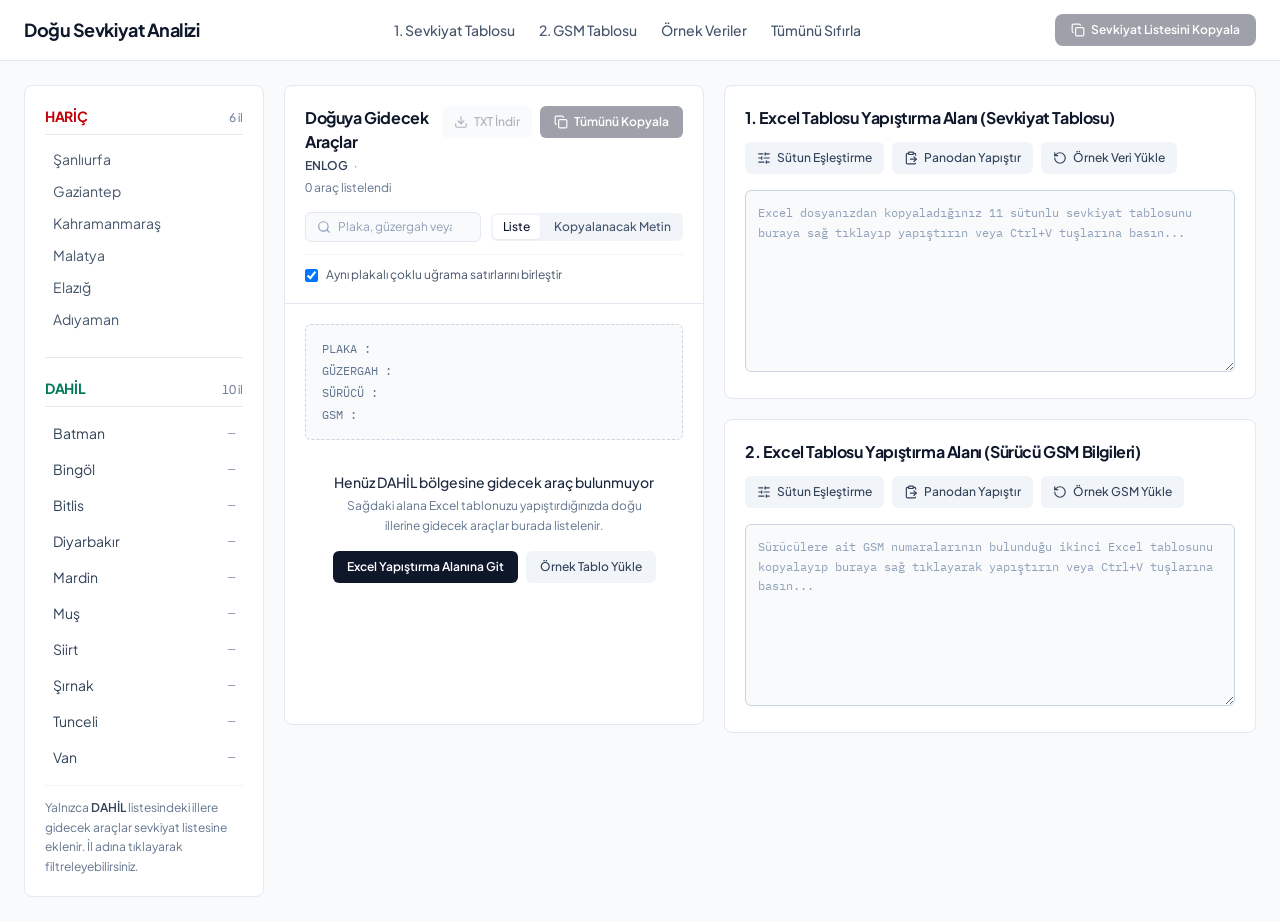
<file: docs/index.html>
<!doctype html>
<html lang="tr">
  <head>
    <meta charset="UTF-8" />
    <meta name="viewport" content="width=device-width, initial-scale=1.0" />
    <title>Doğu Sevkiyat Araç Analizi</title>
    <meta name="description" content="Excel sevkiyat tablolarından DAHİL ve HARİÇ il listelerine göre doğu güzergahına gidecek araçları otomatik ayrıştıran ve formatlayan web uygulaması." />
    <meta property="og:title" content="Doğu Sevkiyat Araç Analizi" />
    <meta property="og:description" content="Excel sevkiyat tablolarından DAHİL ve HARİÇ il listelerine göre doğu güzergahına gidecek araçları otomatik ayrıştıran ve formatlayan web uygulaması." />
    <meta property="og:type" content="website" />
    <meta name="twitter:card" content="summary_large_image" />
    <link rel="preconnect" href="https://fonts.googleapis.com" />
    <link rel="preconnect" href="https://fonts.gstatic.com" crossorigin />
    <link href="https://fonts.googleapis.com/css2?family=IBM+Plex+Mono:wght@400;500;600&family=Plus+Jakarta+Sans:wght@400;500;600;700&display=swap" rel="stylesheet" />
    <script type="module" crossorigin src="./assets/index-Dy9aMgM6.js"></script>
    <link rel="stylesheet" crossorigin href="./assets/index-BbIdiXE_.css">
  </head>
  <body class="bg-slate-50 text-slate-900 antialiased selection:bg-sky-100 selection:text-sky-900">
    <div id="root"></div>
  </body>
</html>
</file>
<file: docs/assets/index-BbIdiXE_.css>
/*! tailwindcss v4.3.3 | MIT License | https://tailwindcss.com */
@layer properties{@supports (((-webkit-hyphens:none)) and (not (margin-trim:inline))) or ((-moz-orient:inline) and (not (color:rgb(from red r g b)))){*,:before,:after,::backdrop{--tw-translate-x:0;--tw-translate-y:0;--tw-translate-z:0;--tw-rotate-x:initial;--tw-rotate-y:initial;--tw-rotate-z:initial;--tw-skew-x:initial;--tw-skew-y:initial;--tw-space-y-reverse:0;--tw-divide-y-reverse:0;--tw-border-style:solid;--tw-leading:initial;--tw-font-weight:initial;--tw-tracking:initial;--tw-ordinal:initial;--tw-slashed-zero:initial;--tw-numeric-figure:initial;--tw-numeric-spacing:initial;--tw-numeric-fraction:initial;--tw-shadow:0 0 #0000;--tw-shadow-color:initial;--tw-shadow-alpha:100%;--tw-inset-shadow:0 0 #0000;--tw-inset-shadow-color:initial;--tw-inset-shadow-alpha:100%;--tw-ring-color:initial;--tw-ring-shadow:0 0 #0000;--tw-inset-ring-color:initial;--tw-inset-ring-shadow:0 0 #0000;--tw-ring-inset:initial;--tw-ring-offset-width:0px;--tw-ring-offset-color:#fff;--tw-ring-offset-shadow:0 0 #0000;--tw-blur:initial;--tw-brightness:initial;--tw-contrast:initial;--tw-grayscale:initial;--tw-hue-rotate:initial;--tw-invert:initial;--tw-opacity:initial;--tw-saturate:initial;--tw-sepia:initial;--tw-drop-shadow:initial;--tw-drop-shadow-color:initial;--tw-drop-shadow-alpha:100%;--tw-drop-shadow-size:initial;--tw-duration:initial}}}@layer theme{:root,:host{--font-sans:"Plus Jakarta Sans", -apple-system, BlinkMacSystemFont, sans-serif;--font-mono:"IBM Plex Mono", ui-monospace, SFMono-Regular, monospace;--color-red-50:oklch(97.1% .013 17.38);--color-red-100:oklch(93.6% .032 17.717);--color-red-600:oklch(57.7% .245 27.325);--color-red-700:oklch(50.5% .213 27.518);--color-red-800:oklch(44.4% .177 26.899);--color-amber-50:oklch(98.7% .022 95.277);--color-amber-200:oklch(92.4% .12 95.746);--color-amber-800:oklch(47.3% .137 46.201);--color-emerald-50:oklch(97.9% .021 166.113);--color-emerald-400:oklch(76.5% .177 163.223);--color-emerald-600:oklch(59.6% .145 163.225);--color-emerald-700:oklch(50.8% .118 165.612);--color-emerald-800:oklch(43.2% .095 166.913);--color-sky-50:oklch(97.7% .013 236.62);--color-sky-100:oklch(95.1% .026 236.824);--color-sky-200:oklch(90.1% .058 230.902);--color-sky-600:oklch(58.8% .158 241.966);--color-sky-700:oklch(50% .134 242.749);--color-sky-900:oklch(39.1% .09 240.876);--color-slate-50:oklch(98.4% .003 247.858);--color-slate-100:oklch(96.8% .007 247.896);--color-slate-200:oklch(92.9% .013 255.508);--color-slate-300:oklch(86.9% .022 252.894);--color-slate-400:oklch(70.4% .04 256.788);--color-slate-500:oklch(55.4% .046 257.417);--color-slate-600:oklch(44.6% .043 257.281);--color-slate-700:oklch(37.2% .044 257.287);--color-slate-800:oklch(27.9% .041 260.031);--color-slate-900:oklch(20.8% .042 265.755);--color-white:#fff;--spacing:.25rem;--container-xs:20rem;--container-md:28rem;--text-xs:.75rem;--text-xs--line-height:calc(1 / .75);--text-sm:.875rem;--text-sm--line-height:calc(1.25 / .875);--text-base:1rem;--text-base--line-height:calc(1.5 / 1);--text-lg:1.125rem;--text-lg--line-height:calc(1.75 / 1.125);--font-weight-normal:400;--font-weight-medium:500;--font-weight-semibold:600;--font-weight-bold:700;--tracking-tight:-.025em;--leading-snug:1.375;--leading-relaxed:1.625;--radius-xs:.125rem;--radius-md:.375rem;--radius-lg:.5rem;--default-transition-duration:.15s;--default-transition-timing-function:cubic-bezier(.4, 0, .2, 1);--default-font-family:var(--font-sans);--default-mono-font-family:var(--font-mono)}}@layer base{*,:after,:before,::backdrop{box-sizing:border-box;border:0 solid;margin:0;padding:0}::file-selector-button{box-sizing:border-box;border:0 solid;margin:0;padding:0}html,:host{-webkit-text-size-adjust:100%;tab-size:4;line-height:1.5;font-family:var(--default-font-family,-apple-system, BlinkMacSystemFont, "Segoe UI", Roboto, "Helvetica Neue", "Noto Sans", Arial, sans-serif, "Apple Color Emoji", "Segoe UI Emoji", "Segoe UI Symbol", "Noto Color Emoji");font-feature-settings:var(--default-font-feature-settings,normal);font-variation-settings:var(--default-font-variation-settings,normal);-webkit-tap-highlight-color:transparent}hr{height:0;color:inherit;border-top-width:1px}abbr:where([title]){-webkit-text-decoration:underline dotted;text-decoration:underline dotted}h1,h2,h3,h4,h5,h6{font-size:inherit;font-weight:inherit}a{color:inherit;-webkit-text-decoration:inherit;-webkit-text-decoration:inherit;-webkit-text-decoration:inherit;-webkit-text-decoration:inherit;text-decoration:inherit}b,strong{font-weight:bolder}code,kbd,samp,pre{font-family:var(--default-mono-font-family,ui-monospace, SFMono-Regular, Menlo, Monaco, Consolas, "Liberation Mono", "Courier New", monospace);font-feature-settings:var(--default-mono-font-feature-settings,normal);font-variation-settings:var(--default-mono-font-variation-settings,normal);font-size:1em}small{font-size:80%}sub,sup{vertical-align:baseline;font-size:75%;line-height:0;position:relative}sub{bottom:-.25em}sup{top:-.5em}table{text-indent:0;border-color:inherit;border-collapse:collapse}:-moz-focusring:where(:not(iframe)){outline:auto}progress{vertical-align:baseline}summary{display:list-item}ol,ul,menu{list-style:none}img,svg,video,canvas,audio,iframe,embed,object{vertical-align:middle;display:block}img,video{max-width:100%;height:auto}button,input,select,optgroup,textarea{font:inherit;font-feature-settings:inherit;font-variation-settings:inherit;letter-spacing:inherit;color:inherit;opacity:1;background-color:#0000;border-radius:0}::file-selector-button{font:inherit;font-feature-settings:inherit;font-variation-settings:inherit;letter-spacing:inherit;color:inherit;opacity:1;background-color:#0000;border-radius:0}:where(select:is([multiple],[size])) optgroup{font-weight:bolder}:where(select:is([multiple],[size])) optgroup option{padding-inline-start:20px}::file-selector-button{margin-inline-end:4px}::placeholder{opacity:1}@supports (not ((-webkit-appearance:-apple-pay-button))) or (contain-intrinsic-size:1px){::placeholder{color:currentColor}@supports (color:color-mix(in lab, red, red)){::placeholder{color:color-mix(in oklab, currentcolor 50%, transparent)}}}textarea{resize:vertical}::-webkit-search-decoration{-webkit-appearance:none}::-webkit-date-and-time-value{min-height:1lh;text-align:inherit}::-webkit-datetime-edit{display:inline-flex}::-webkit-datetime-edit-fields-wrapper{padding:0}::-webkit-datetime-edit{padding-block:0}::-webkit-datetime-edit-year-field{padding-block:0}::-webkit-datetime-edit-month-field{padding-block:0}::-webkit-datetime-edit-day-field{padding-block:0}::-webkit-datetime-edit-hour-field{padding-block:0}::-webkit-datetime-edit-minute-field{padding-block:0}::-webkit-datetime-edit-second-field{padding-block:0}::-webkit-datetime-edit-millisecond-field{padding-block:0}::-webkit-datetime-edit-meridiem-field{padding-block:0}::-webkit-calendar-picker-indicator{line-height:1}:-moz-ui-invalid{box-shadow:none}button,input:where([type=button],[type=reset],[type=submit]){appearance:button}::file-selector-button{appearance:button}::-webkit-inner-spin-button{height:auto}::-webkit-outer-spin-button{height:auto}[hidden]:where(:not([hidden=until-found])){display:none!important}body{font-family:var(--font-sans);font-feature-settings:"cv02", "cv03", "cv04", "cv11"}}@layer components;@layer utilities{.pointer-events-none{pointer-events:none}.visible{visibility:visible}.sr-only{clip-path:inset(50%);white-space:nowrap;border-width:0;width:1px;height:1px;margin:-1px;padding:0;position:absolute;overflow:hidden}.absolute{position:absolute}.fixed{position:fixed}.relative{position:relative}.static{position:static}.sticky{position:sticky}.top-0{top:0}.top-1\/2{top:50%}.right-2{right:calc(var(--spacing) * 2)}.left-3{left:calc(var(--spacing) * 3)}.z-10{z-index:10}.z-20{z-index:20}.container{width:100%}@media (width>=40rem){.container{max-width:40rem}}@media (width>=48rem){.container{max-width:48rem}}@media (width>=64rem){.container{max-width:64rem}}@media (width>=80rem){.container{max-width:80rem}}@media (width>=96rem){.container{max-width:96rem}}.mx-auto{margin-inline:auto}.mt-1{margin-top:var(--spacing)}.mt-2\.5{margin-top:calc(var(--spacing) * 2.5)}.mt-3{margin-top:calc(var(--spacing) * 3)}.mt-3\.5{margin-top:calc(var(--spacing) * 3.5)}.mt-4{margin-top:calc(var(--spacing) * 4)}.mt-6{margin-top:calc(var(--spacing) * 6)}.mb-1{margin-bottom:var(--spacing)}.mb-1\.5{margin-bottom:calc(var(--spacing) * 1.5)}.mb-2\.5{margin-bottom:calc(var(--spacing) * 2.5)}.mb-3\.5{margin-bottom:calc(var(--spacing) * 3.5)}.ml-0\.5{margin-left:calc(var(--spacing) * .5)}.block{display:block}.flex{display:flex}.grid{display:grid}.hidden{display:none}.inline{display:inline}.inline-block{display:inline-block}.inline-flex{display:inline-flex}.table{display:table}.h-3{height:calc(var(--spacing) * 3)}.h-3\.5{height:calc(var(--spacing) * 3.5)}.h-full{height:100%}.max-h-\[300px\]{max-height:300px}.max-h-\[calc\(100vh-270px\)\]{max-height:calc(100vh - 270px)}.max-h-\[calc\(100vh-410px\)\]{max-height:calc(100vh - 410px)}.min-h-\[300px\]{min-height:300px}.min-h-\[380px\]{min-height:380px}.min-h-\[420px\]{min-height:420px}.min-h-screen{min-height:100vh}.w-3{width:calc(var(--spacing) * 3)}.w-3\.5{width:calc(var(--spacing) * 3.5)}.w-24{width:calc(var(--spacing) * 24)}.w-full{width:100%}.max-w-\[220px\]{max-width:220px}.max-w-\[1680px\]{max-width:1680px}.max-w-md{max-width:var(--container-md)}.max-w-xs{max-width:var(--container-xs)}.min-w-0{min-width:0}.flex-1{flex:1}.shrink-0{flex-shrink:0}.border-collapse{border-collapse:collapse}.-translate-y-1\/2{--tw-translate-y:calc(calc(1 / 2 * 100%) * -1);translate:var(--tw-translate-x) var(--tw-translate-y)}.transform{transform:var(--tw-rotate-x,) var(--tw-rotate-y,) var(--tw-rotate-z,) var(--tw-skew-x,) var(--tw-skew-y,)}.cursor-pointer{cursor:pointer}.resize{resize:both}.resize-y{resize:vertical}.grid-cols-1{grid-template-columns:repeat(1,minmax(0,1fr))}.flex-col{flex-direction:column}.flex-wrap{flex-wrap:wrap}.items-baseline{align-items:baseline}.items-center{align-items:center}.items-start{align-items:flex-start}.items-stretch{align-items:stretch}.justify-between{justify-content:space-between}.justify-center{justify-content:center}.gap-1{gap:var(--spacing)}.gap-1\.5{gap:calc(var(--spacing) * 1.5)}.gap-2{gap:calc(var(--spacing) * 2)}.gap-2\.5{gap:calc(var(--spacing) * 2.5)}.gap-3{gap:calc(var(--spacing) * 3)}.gap-5{gap:calc(var(--spacing) * 5)}.gap-6{gap:calc(var(--spacing) * 6)}.gap-8{gap:calc(var(--spacing) * 8)}:where(.space-y-1>:not(:last-child)){--tw-space-y-reverse:0;margin-block-start:calc(var(--spacing) * var(--tw-space-y-reverse));margin-block-end:calc(var(--spacing) * calc(1 - var(--tw-space-y-reverse)))}:where(.space-y-1\.5>:not(:last-child)){--tw-space-y-reverse:0;margin-block-start:calc(calc(var(--spacing) * 1.5) * var(--tw-space-y-reverse));margin-block-end:calc(calc(var(--spacing) * 1.5) * calc(1 - var(--tw-space-y-reverse)))}:where(.space-y-4>:not(:last-child)){--tw-space-y-reverse:0;margin-block-start:calc(calc(var(--spacing) * 4) * var(--tw-space-y-reverse));margin-block-end:calc(calc(var(--spacing) * 4) * calc(1 - var(--tw-space-y-reverse)))}:where(.divide-y>:not(:last-child)){--tw-divide-y-reverse:0;border-bottom-style:var(--tw-border-style);border-top-style:var(--tw-border-style);border-top-width:calc(1px * var(--tw-divide-y-reverse));border-bottom-width:calc(1px * calc(1 - var(--tw-divide-y-reverse)))}:where(.divide-slate-200>:not(:last-child)){border-color:var(--color-slate-200)}.truncate{text-overflow:ellipsis;white-space:nowrap;overflow:hidden}.overflow-x-auto{overflow-x:auto}.overflow-y-auto{overflow-y:auto}.rounded{border-radius:.25rem}.rounded-lg{border-radius:var(--radius-lg)}.rounded-md{border-radius:var(--radius-md)}.rounded-xs{border-radius:var(--radius-xs)}.border{border-style:var(--tw-border-style);border-width:1px}.border-t{border-top-style:var(--tw-border-style);border-top-width:1px}.border-r{border-right-style:var(--tw-border-style);border-right-width:1px}.border-b{border-bottom-style:var(--tw-border-style);border-bottom-width:1px}.border-dashed{--tw-border-style:dashed;border-style:dashed}.border-amber-200{border-color:var(--color-amber-200)}.border-sky-200{border-color:var(--color-sky-200)}.border-slate-100{border-color:var(--color-slate-100)}.border-slate-200{border-color:var(--color-slate-200)}.border-slate-300{border-color:var(--color-slate-300)}.border-transparent{border-color:#0000}.bg-amber-50{background-color:var(--color-amber-50)}.bg-emerald-50\/20{background-color:#ecfdf533}@supports (color:color-mix(in lab, red, red)){.bg-emerald-50\/20{background-color:color-mix(in oklab, var(--color-emerald-50) 20%, transparent)}}.bg-emerald-50\/25{background-color:#ecfdf540}@supports (color:color-mix(in lab, red, red)){.bg-emerald-50\/25{background-color:color-mix(in oklab, var(--color-emerald-50) 25%, transparent)}}.bg-red-50{background-color:var(--color-red-50)}.bg-sky-50{background-color:var(--color-sky-50)}.bg-sky-50\/80{background-color:#f0f9ffcc}@supports (color:color-mix(in lab, red, red)){.bg-sky-50\/80{background-color:color-mix(in oklab, var(--color-sky-50) 80%, transparent)}}.bg-slate-50{background-color:var(--color-slate-50)}.bg-slate-50\/60{background-color:#f8fafc99}@supports (color:color-mix(in lab, red, red)){.bg-slate-50\/60{background-color:color-mix(in oklab, var(--color-slate-50) 60%, transparent)}}.bg-slate-100{background-color:var(--color-slate-100)}.bg-slate-900{background-color:var(--color-slate-900)}.bg-transparent{background-color:#0000}.bg-white{background-color:var(--color-white)}.p-0\.5{padding:calc(var(--spacing) * .5)}.p-1{padding:var(--spacing)}.p-3{padding:calc(var(--spacing) * 3)}.p-3\.5{padding:calc(var(--spacing) * 3.5)}.p-4{padding:calc(var(--spacing) * 4)}.p-5{padding:calc(var(--spacing) * 5)}.px-1{padding-inline:var(--spacing)}.px-1\.5{padding-inline:calc(var(--spacing) * 1.5)}.px-2{padding-inline:calc(var(--spacing) * 2)}.px-2\.5{padding-inline:calc(var(--spacing) * 2.5)}.px-3{padding-inline:calc(var(--spacing) * 3)}.px-3\.5{padding-inline:calc(var(--spacing) * 3.5)}.px-4{padding-inline:calc(var(--spacing) * 4)}.px-6{padding-inline:calc(var(--spacing) * 6)}.py-0\.5{padding-block:calc(var(--spacing) * .5)}.py-1{padding-block:var(--spacing)}.py-1\.5{padding-block:calc(var(--spacing) * 1.5)}.py-2{padding-block:calc(var(--spacing) * 2)}.py-2\.5{padding-block:calc(var(--spacing) * 2.5)}.py-3\.5{padding-block:calc(var(--spacing) * 3.5)}.py-4{padding-block:calc(var(--spacing) * 4)}.py-6{padding-block:calc(var(--spacing) * 6)}.py-10{padding-block:calc(var(--spacing) * 10)}.py-14{padding-block:calc(var(--spacing) * 14)}.pt-3{padding-top:calc(var(--spacing) * 3)}.pt-4{padding-top:calc(var(--spacing) * 4)}.pt-5{padding-top:calc(var(--spacing) * 5)}.pr-7{padding-right:calc(var(--spacing) * 7)}.pb-2{padding-bottom:calc(var(--spacing) * 2)}.pb-4{padding-bottom:calc(var(--spacing) * 4)}.pl-8{padding-left:calc(var(--spacing) * 8)}.text-center{text-align:center}.text-left{text-align:left}.font-mono{font-family:var(--font-mono)}.text-base{font-size:var(--text-base);line-height:var(--tw-leading,var(--text-base--line-height))}.text-sm{font-size:var(--text-sm);line-height:var(--tw-leading,var(--text-sm--line-height))}.text-xs{font-size:var(--text-xs);line-height:var(--tw-leading,var(--text-xs--line-height))}.text-\[10px\]{font-size:10px}.text-\[13px\]{font-size:13px}.leading-relaxed{--tw-leading:var(--leading-relaxed);line-height:var(--leading-relaxed)}.leading-snug{--tw-leading:var(--leading-snug);line-height:var(--leading-snug)}.font-bold{--tw-font-weight:var(--font-weight-bold);font-weight:var(--font-weight-bold)}.font-medium{--tw-font-weight:var(--font-weight-medium);font-weight:var(--font-weight-medium)}.font-normal{--tw-font-weight:var(--font-weight-normal);font-weight:var(--font-weight-normal)}.font-semibold{--tw-font-weight:var(--font-weight-semibold);font-weight:var(--font-weight-semibold)}.tracking-tight{--tw-tracking:var(--tracking-tight);letter-spacing:var(--tracking-tight)}.whitespace-nowrap{white-space:nowrap}.text-amber-800{color:var(--color-amber-800)}.text-emerald-400{color:var(--color-emerald-400)}.text-emerald-600{color:var(--color-emerald-600)}.text-emerald-700{color:var(--color-emerald-700)}.text-emerald-800{color:var(--color-emerald-800)}.text-red-600{color:var(--color-red-600)}.text-red-700{color:var(--color-red-700)}.text-red-800{color:var(--color-red-800)}.text-sky-700{color:var(--color-sky-700)}.text-sky-900{color:var(--color-sky-900)}.text-slate-200{color:var(--color-slate-200)}.text-slate-400{color:var(--color-slate-400)}.text-slate-500{color:var(--color-slate-500)}.text-slate-600{color:var(--color-slate-600)}.text-slate-700{color:var(--color-slate-700)}.text-slate-800{color:var(--color-slate-800)}.text-slate-900{color:var(--color-slate-900)}.text-white{color:var(--color-white)}.lowercase{text-transform:lowercase}.uppercase{text-transform:uppercase}.tabular-nums{--tw-numeric-spacing:tabular-nums;font-variant-numeric:var(--tw-ordinal,) var(--tw-slashed-zero,) var(--tw-numeric-figure,) var(--tw-numeric-spacing,) var(--tw-numeric-fraction,)}.underline{text-decoration-line:underline}.underline-offset-4{text-underline-offset:4px}.antialiased{-webkit-font-smoothing:antialiased;-moz-osx-font-smoothing:grayscale}.opacity-60{opacity:.6}.shadow-xs{--tw-shadow:0 1px 2px 0 var(--tw-shadow-color,#0000000d);box-shadow:var(--tw-inset-shadow), var(--tw-inset-ring-shadow), var(--tw-ring-offset-shadow), var(--tw-ring-shadow), var(--tw-shadow)}.blur{--tw-blur:blur(8px);filter:var(--tw-blur,) var(--tw-brightness,) var(--tw-contrast,) var(--tw-grayscale,) var(--tw-hue-rotate,) var(--tw-invert,) var(--tw-saturate,) var(--tw-sepia,) var(--tw-drop-shadow,)}.filter{filter:var(--tw-blur,) var(--tw-brightness,) var(--tw-contrast,) var(--tw-grayscale,) var(--tw-hue-rotate,) var(--tw-invert,) var(--tw-saturate,) var(--tw-sepia,) var(--tw-drop-shadow,)}.filter\!{filter:var(--tw-blur,) var(--tw-brightness,) var(--tw-contrast,) var(--tw-grayscale,) var(--tw-hue-rotate,) var(--tw-invert,) var(--tw-saturate,) var(--tw-sepia,) var(--tw-drop-shadow,)!important}.transition{transition-property:color,background-color,border-color,outline-color,text-decoration-color,fill,stroke,--tw-gradient-from,--tw-gradient-via,--tw-gradient-to,opacity,box-shadow,transform,translate,scale,rotate,filter,-webkit-backdrop-filter,backdrop-filter,display,content-visibility,overlay,pointer-events;transition-timing-function:var(--tw-ease,var(--default-transition-timing-function));transition-duration:var(--tw-duration,var(--default-transition-duration))}.transition-colors{transition-property:color,background-color,border-color,outline-color,text-decoration-color,fill,stroke,--tw-gradient-from,--tw-gradient-via,--tw-gradient-to;transition-timing-function:var(--tw-ease,var(--default-transition-timing-function));transition-duration:var(--tw-duration,var(--default-transition-duration))}.duration-150{--tw-duration:.15s;transition-duration:.15s}.select-none{-webkit-user-select:none;user-select:none}.selection\:bg-sky-100 ::selection{background-color:var(--color-sky-100)}.selection\:bg-sky-100::selection{background-color:var(--color-sky-100)}.selection\:text-sky-900 ::selection{color:var(--color-sky-900)}.selection\:text-sky-900::selection{color:var(--color-sky-900)}.placeholder\:font-sans::placeholder{font-family:var(--font-sans)}.placeholder\:text-xs::placeholder{font-size:var(--text-xs);line-height:var(--tw-leading,var(--text-xs--line-height))}.placeholder\:text-slate-400::placeholder{color:var(--color-slate-400)}.last\:border-r-0:last-child{border-right-style:var(--tw-border-style);border-right-width:0}@media (hover:hover){.hover\:border-slate-300:hover{border-color:var(--color-slate-300)}.hover\:bg-red-100:hover{background-color:var(--color-red-100)}.hover\:bg-slate-50:hover{background-color:var(--color-slate-50)}.hover\:bg-slate-100:hover{background-color:var(--color-slate-100)}.hover\:bg-slate-200:hover{background-color:var(--color-slate-200)}.hover\:bg-slate-800:hover{background-color:var(--color-slate-800)}.hover\:text-sky-900:hover{color:var(--color-sky-900)}.hover\:text-slate-700:hover{color:var(--color-slate-700)}.hover\:text-slate-900:hover{color:var(--color-slate-900)}.hover\:underline:hover{text-decoration-line:underline}}.focus\:border-sky-600:focus{border-color:var(--color-sky-600)}.focus\:bg-slate-50:focus{background-color:var(--color-slate-50)}.focus\:bg-white:focus{background-color:var(--color-white)}.focus\:ring-sky-600:focus{--tw-ring-color:var(--color-sky-600)}.focus\:outline-none:focus{--tw-outline-style:none;outline-style:none}.focus-visible\:ring-2:focus-visible{--tw-ring-shadow:var(--tw-ring-inset,) 0 0 0 calc(2px + var(--tw-ring-offset-width)) var(--tw-ring-color,currentcolor);box-shadow:var(--tw-inset-shadow), var(--tw-inset-ring-shadow), var(--tw-ring-offset-shadow), var(--tw-ring-shadow), var(--tw-shadow)}.focus-visible\:ring-red-600:focus-visible{--tw-ring-color:var(--color-red-600)}.focus-visible\:ring-sky-600:focus-visible{--tw-ring-color:var(--color-sky-600)}.focus-visible\:outline-none:focus-visible{--tw-outline-style:none;outline-style:none}.disabled\:pointer-events-none:disabled{pointer-events:none}.disabled\:opacity-40:disabled{opacity:.4}@media (width>=40rem){.sm\:grid-cols-2{grid-template-columns:repeat(2,minmax(0,1fr))}.sm\:grid-cols-3{grid-template-columns:repeat(3,minmax(0,1fr))}.sm\:flex-row{flex-direction:row}.sm\:items-center{align-items:center}.sm\:px-6{padding-inline:calc(var(--spacing) * 6)}.sm\:text-lg{font-size:var(--text-lg);line-height:var(--tw-leading,var(--text-lg--line-height))}}@media (width>=48rem){.md\:flex{display:flex}}@media (width>=64rem){.lg\:sticky{position:sticky}.lg\:top-20{top:calc(var(--spacing) * 20)}.lg\:grid-cols-\[220px_380px_minmax\(0\,1fr\)\]{grid-template-columns:220px 380px minmax(0,1fr)}.lg\:self-start{align-self:flex-start}}@media (width>=80rem){.xl\:grid-cols-5{grid-template-columns:repeat(5,minmax(0,1fr))}.xl\:grid-cols-\[240px_420px_minmax\(0\,1fr\)\]{grid-template-columns:240px 420px minmax(0,1fr)}}}@property --tw-translate-x{syntax:"*";inherits:false;initial-value:0}@property --tw-translate-y{syntax:"*";inherits:false;initial-value:0}@property --tw-translate-z{syntax:"*";inherits:false;initial-value:0}@property --tw-rotate-x{syntax:"*";inherits:false}@property --tw-rotate-y{syntax:"*";inherits:false}@property --tw-rotate-z{syntax:"*";inherits:false}@property --tw-skew-x{syntax:"*";inherits:false}@property --tw-skew-y{syntax:"*";inherits:false}@property --tw-space-y-reverse{syntax:"*";inherits:false;initial-value:0}@property --tw-divide-y-reverse{syntax:"*";inherits:false;initial-value:0}@property --tw-border-style{syntax:"*";inherits:false;initial-value:solid}@property --tw-leading{syntax:"*";inherits:false}@property --tw-font-weight{syntax:"*";inherits:false}@property --tw-tracking{syntax:"*";inherits:false}@property --tw-ordinal{syntax:"*";inherits:false}@property --tw-slashed-zero{syntax:"*";inherits:false}@property --tw-numeric-figure{syntax:"*";inherits:false}@property --tw-numeric-spacing{syntax:"*";inherits:false}@property --tw-numeric-fraction{syntax:"*";inherits:false}@property --tw-shadow{syntax:"*";inherits:false;initial-value:0 0 #0000}@property --tw-shadow-color{syntax:"*";inherits:false}@property --tw-shadow-alpha{syntax:"<percentage>";inherits:false;initial-value:100%}@property --tw-inset-shadow{syntax:"*";inherits:false;initial-value:0 0 #0000}@property --tw-inset-shadow-color{syntax:"*";inherits:false}@property --tw-inset-shadow-alpha{syntax:"<percentage>";inherits:false;initial-value:100%}@property --tw-ring-color{syntax:"*";inherits:false}@property --tw-ring-shadow{syntax:"*";inherits:false;initial-value:0 0 #0000}@property --tw-inset-ring-color{syntax:"*";inherits:false}@property --tw-inset-ring-shadow{syntax:"*";inherits:false;initial-value:0 0 #0000}@property --tw-ring-inset{syntax:"*";inherits:false}@property --tw-ring-offset-width{syntax:"<length>";inherits:false;initial-value:0}@property --tw-ring-offset-color{syntax:"*";inherits:false;initial-value:#fff}@property --tw-ring-offset-shadow{syntax:"*";inherits:false;initial-value:0 0 #0000}@property --tw-blur{syntax:"*";inherits:false}@property --tw-brightness{syntax:"*";inherits:false}@property --tw-contrast{syntax:"*";inherits:false}@property --tw-grayscale{syntax:"*";inherits:false}@property --tw-hue-rotate{syntax:"*";inherits:false}@property --tw-invert{syntax:"*";inherits:false}@property --tw-opacity{syntax:"*";inherits:false}@property --tw-saturate{syntax:"*";inherits:false}@property --tw-sepia{syntax:"*";inherits:false}@property --tw-drop-shadow{syntax:"*";inherits:false}@property --tw-drop-shadow-color{syntax:"*";inherits:false}@property --tw-drop-shadow-alpha{syntax:"<percentage>";inherits:false;initial-value:100%}@property --tw-drop-shadow-size{syntax:"*";inherits:false}@property --tw-duration{syntax:"*";inherits:false}
</file>
